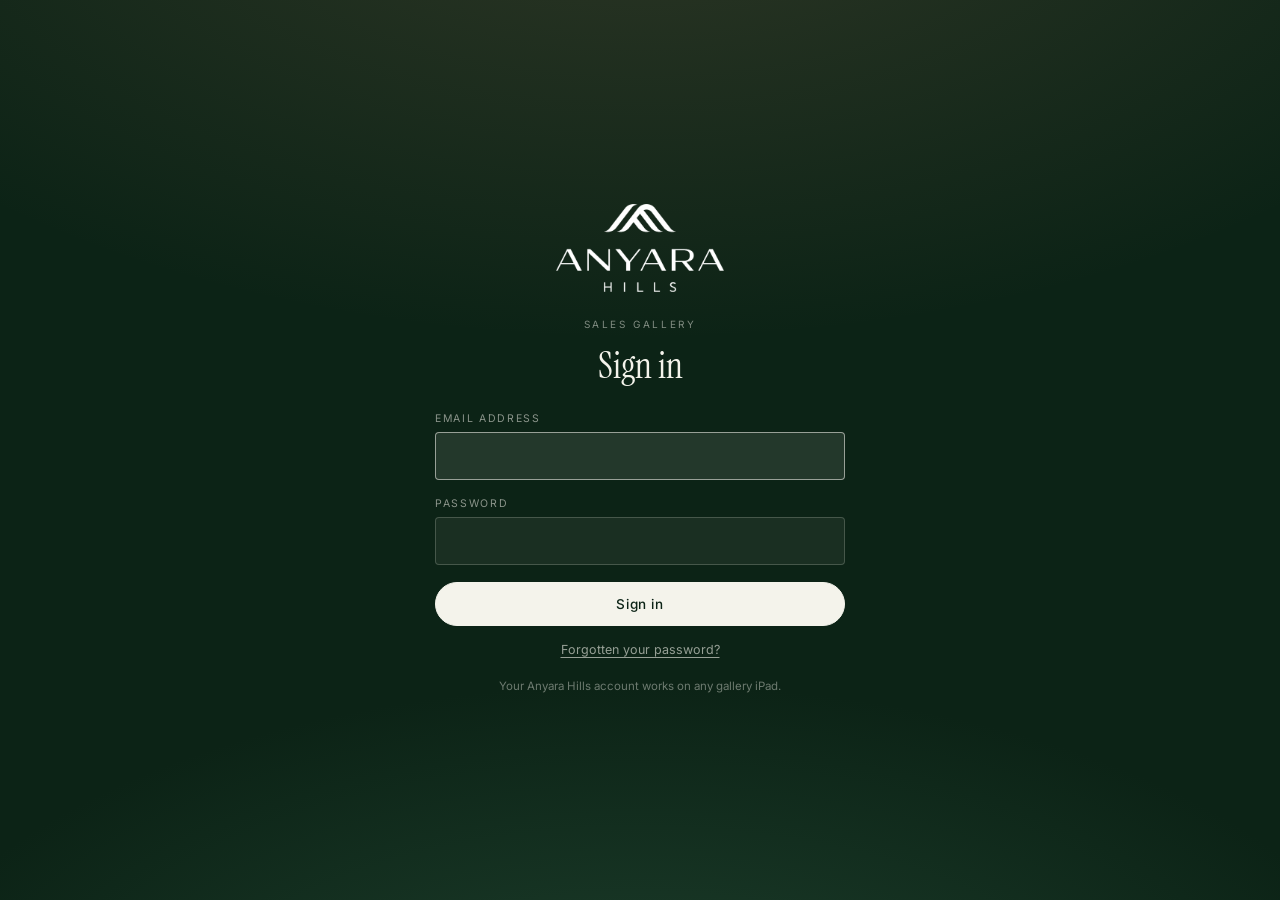
<file: index.html>
<!DOCTYPE html>
<html lang="en">
<head>
<meta charset="utf-8">
<meta name="viewport" content="width=device-width, initial-scale=1, viewport-fit=cover, maximum-scale=1, user-scalable=no">
<title>Anyara Hills — Sales Proposal</title>
<meta name="apple-mobile-web-app-capable" content="yes">
<meta name="apple-mobile-web-app-status-bar-style" content="black-translucent">
<meta name="apple-mobile-web-app-title" content="Anyara Hills">
<meta name="theme-color" content="#0c2316">
<link rel="manifest" href="manifest.webmanifest">
<link rel="apple-touch-icon" href="assets/icon-180.png">
<link rel="preconnect" href="https://fonts.googleapis.com">
<link rel="preconnect" href="https://fonts.gstatic.com" crossorigin>
<link rel="stylesheet" href="https://fonts.googleapis.com/css2?family=Instrument+Serif:ital@0;1&family=Inter:wght@300;400;500;600;700&display=swap">
<link rel="stylesheet" href="styles.css">
</head>
<body>

<!-- ============ SIGN-IN GATE ============ -->
<div class="gate" id="gate" hidden>
  <div class="gate-wash"></div>

  <form class="gate-card" id="gateSignIn" novalidate>
    <img src="assets/logo-white.png" alt="Anyara Hills" class="gate-logo">
    <p class="gate-kicker">Sales Gallery</p>
    <h1 class="gate-title">Sign in</h1>
    <label>Email address
      <input type="email" id="gEmail" autocomplete="username" inputmode="email"
             autocapitalize="none" spellcheck="false" required>
    </label>
    <label>Password
      <input type="password" id="gPass" autocomplete="current-password" required>
    </label>
    <p class="gate-err" id="gErr" hidden></p>
    <p class="gate-note" id="gNote" hidden></p>
    <button class="btn btn-primary gate-btn" type="submit" id="gSubmit">Sign in</button>
    <button type="button" class="gate-link" id="gForgot" hidden>Forgot your password?</button>
    <p class="gate-fine" id="gateModeHint">First time on this iPad? Sign in with the default password
    your sales manager gave you — you'll be asked to set your own straight away.</p>
  </form>

  <form class="gate-card" id="gateChange" hidden novalidate>
    <img src="assets/logo-white.png" alt="Anyara Hills" class="gate-logo">
    <p class="gate-kicker">Sales Gallery</p>
    <h1 class="gate-title">Choose a password</h1>
    <p class="gate-lede" id="gChangeLede">Set your own before you continue.</p>
    <label>New password
      <input type="password" id="gNew" autocomplete="new-password" required>
    </label>
    <label>Confirm new password
      <input type="password" id="gConfirm" autocomplete="new-password" required>
    </label>
    <p class="gate-err" id="gChangeErr" hidden></p>
    <button class="btn btn-primary gate-btn" type="submit" id="gChangeSubmit">Save and continue</button>
    <p class="gate-fine">At least 8 characters, mixing two of: lower case, upper case, numbers,
    symbols. Not the default, not a common password, and not built from your email address.</p>
  </form>
</div>

<div id="app">

  <!-- ============ NAV RAIL ============ -->
  <nav id="rail" aria-label="Sections">
    <div class="rail-mark">
      <img src="assets/logo-white.png" alt="Anyara Hills" class="rail-logo">
    </div>
    <div class="rail-items" id="railItems"></div>
    <button class="rail-session" id="btnSession">Session</button>
  </nav>

  <!-- ============ STAGE ============ -->
  <main id="stage">

    <!-- ---------- COVER ---------- -->
    <section class="scene cover" data-scene="cover">
      <div class="cover-wash"></div>
      <div class="cover-inner">
        <img src="assets/logo-white.png" alt="Anyara Hills" class="cover-logo">
        <p class="cover-tag">For Those Who Live The Extraordinary</p>
        <div class="cover-rule"></div>
        <p class="cover-sub">A private hillside address shaped by nature,<br>architecture and refined long-term living.</p>

        <div class="cover-guest" id="coverGuest" hidden>
          <span class="cover-guest-label">Prepared for</span>
          <span class="cover-guest-name" id="coverGuestName"></span>
          <span class="cover-guest-meta" id="coverGuestMeta"></span>
        </div>

        <button class="btn btn-primary cover-cta" data-goto="estate">Begin the Presentation</button>
        <button class="btn btn-ghost cover-alt" id="btnOpenSession">Set up this visit</button>
      </div>
      <div class="cover-foot">KHK Land · Goldhill Fortune Sdn Bhd</div>
    </section>

    <!-- ---------- THE ESTATE ---------- -->
    <section class="scene" data-scene="estate">
      <header class="scene-head">
        <span class="eyebrow">01 — The Estate</span>
        <h1>Anyar <span class="amp">+</span> Ara</h1>
        <p class="lede">The union of <em>new</em> and <em>see</em> in Malay. A luxury homestead with a modern
        approach to countryside living — an authentic refuge, made only for the refined.</p>
      </header>
      <div class="scene-body">
        <div class="stat-row">
          <div class="stat"><span class="stat-n">584</span><span class="stat-l">acres of freehold masterplan</span></div>
          <div class="stat"><span class="stat-n">428</span><span class="stat-l">individually-titled one-acre lots</span></div>
          <div class="stat"><span class="stat-n">70<i>%</i></span><span class="stat-l">open space and greenery</span></div>
          <div class="stat"><span class="stat-n">35</span><span class="stat-l">acres of private lakes, parkland and open space</span></div>
        </div>
        <div class="split">
          <div class="panel">
            <h3>Set against 230 million years</h3>
            <p>Anyara Hills rests in the foothills of Banjaran Titiwangsa — a 230-million-year-old range
            beside the world's third-oldest rainforest. The land was formerly a palm oil plantation,
            now returned to a masterplanned private estate.</p>
            <ul class="ticks">
              <li>Private lakes and waterbodies across the estate</li>
              <li>8.2 km jogging track through the parkways</li>
              <li><strong>Street and garden lighting</strong> along every parkway, jogging path
                  and garden — the estate stays lit and walkable after dark</li>
            </ul>
          </div>
          <div class="panel panel-quote">
            <blockquote>Buyers become founding members of Malaysia's most exclusive private estate network,
            where ownership delivers land, lifestyle, and influential relationships.</blockquote>
            <cite>The Anyara Founders Circle</cite>
          </div>
        </div>
      </div>
    </section>

    <!-- ---------- LOCATION ---------- -->
    <section class="scene" data-scene="location">
      <header class="scene-head">
        <span class="eyebrow">02 — Location &amp; Access</span>
        <h1>Twenty minutes from the city.<br>An age away from it.</h1>
        <p class="lede">Jalan Sungai Lalang, Semenyih — Sungai Long East. About 30 km from KLCC,
        reached via the SILK Highway, EKVE and the new Bypass Road.</p>
      </header>
      <div class="scene-body">
        <div class="timeline timeline-single">
          <div class="tl-item tl-item-future">
            <span class="tl-k">From 2028</span>
            <span class="tl-v">~20 min</span>
            <span class="tl-d">to KLCC, once the 4.2 km Bypass Road opens</span>
          </div>
        </div>
        <div class="panel panel-note">
          <h3>The New Bypass Road</h3>
          <p>A 4.2 km link approved by the authorities and constructed by our own Group. The interchange
          from the SILK Highway sits just after the Sungai Long toll, near the Twin Palm project when
          approaching from Cheras. Estimated completion: end of 2028.</p>
        </div>
        <h3 class="sec-h">Within the vicinity</h3>
        <div class="amenity-grid">
          <div class="amenity">
            <span class="am-k">Healthcare</span>
            <ul class="near">
              <li>Sungai Long Specialist Hospital<em>19 min</em></li>
              <li>KPJ Kajang Specialist Hospital<em>20 min</em></li>
              <li>Columbia Asia Hospital Cheras<em>25 min</em></li>
            </ul>
          </div>
          <div class="amenity">
            <span class="am-k">Education</span>
            <ul class="near">
              <li>University of Nottingham Malaysia<em>15 min</em></li>
              <li>UTAR Sungai Long<em>20 min</em></li>
              <li>Tenby International School<em>21 min</em></li>
              <li>Rafflesia International &amp; Private School<em>43 min</em></li>
            </ul>
          </div>
          <div class="amenity">
            <span class="am-k">Recreation</span>
            <ul class="near">
              <li>Saujana Impian Golf &amp; Country Club<em>17 min</em></li>
              <li>Kajang Hill Golf Club<em>18 min</em></li>
              <li>Broga Hill<em>20–24 min</em></li>
            </ul>
          </div>
          <div class="amenity">
            <span class="am-k">Retail</span>
            <ul class="near">
              <li>Lotus's Semenyih<em>18 min</em></li>
              <li>Setia EcoHill Walk<em>20 min</em></li>
              <li>AEON Mall Cheras Selatan<em>24 min</em></li>
            </ul>
          </div>
        </div>
        <p class="fine">Drive times are estimates from the estate gate on current routes. Several
        improve once the Bypass Road opens — Saujana Impian and KPJ Kajang by about six minutes each.</p>
      </div>
    </section>

    <!-- ---------- THE LAND ---------- -->
    <section class="scene" data-scene="land">
      <header class="scene-head">
        <span class="eyebrow">03 — The Land</span>
        <h1>One acre. Freehold.<br>Individual title.</h1>
        <p class="lede">428 lots across 584 acres — 224 in Phases 1 and 2, 104 in Phase 3 and 100 in
        Phase 4. Freehold agricultural land held under individual title — the rarest form of ownership
        at this scale near Kuala Lumpur.</p>
      </header>
      <div class="scene-body">
        <div class="split">
          <div class="panel">
            <h3>What you may build</h3>
            <p>Under the National Land Code, an agricultural title permits building on up to
            <strong>20% of the land footprint</strong>.</p>
            <div class="calc-line">
              <span>43,560 sf</span><i>×</i><span>20%</span><i>=</i><strong>8,712 sf</strong>
            </div>
            <p class="fine">Buildable footprint on a standard one-acre lot.</p>
            <ul class="ticks">
              <li>Limited to one acre per individual name, or held in a company name</li>
              <li>Title may not be converted from Agricultural to Residential, as stated in the SPA</li>
              <li>Quit rent and assessment on agricultural land are substantially lower than residential</li>
            </ul>
          </div>
          <div class="panel">
            <h3>Infrastructure, ready</h3>
            <dl class="deflist">
              <dt>Electricity</dt><dd>Ready for connection from the feeder pillar. Apply to TNB for connection and meter — up to 100A 3-phase.</dd>
              <dt>Water</dt><dd>Ready for connection. Apply to Air Selangor for the meter.</dd>
              <dt>Sewerage</dt><dd>Purchaser installs their own septic tank.</dd>
              <dt>Roads &amp; drainage</dt><dd>Constructed by the Developer.</dd>
              <dt>Lighting</dt><dd>Street and garden lighting along parkways and jogging paths, installed by the Developer.</dd>
            </dl>
            <p class="fine">The land is naturally stable and required no soil treatment before
            building — a hillside that was sound to begin with.</p>
          </div>
        </div>
      </div>
    </section>

    <!-- ---------- SECURITY ---------- -->
    <section class="scene" data-scene="security">
      <header class="scene-head">
        <span class="eyebrow">04 — Security</span>
        <h1>Privacy, engineered.</h1>
        <p class="lede">Designed by GDSS Systems Sdn Bhd — consultants to Malaysia's first gated community,
        Sierramas, and to Desa Park City. GDSS has twice been appointed to upgrade KLCC car park and
        common area security.</p>
      </header>
      <div class="scene-body">
        <div class="feature-grid">
          <div class="feature"><span class="f-n">12 ft</span><p>Double security wall with electric fencing</p></div>
          <div class="feature"><span class="f-n">200+</span><p>CCTV cameras across the estate</p></div>
          <div class="feature"><span class="f-n">24 / 7</span><p>Armed guards at the main entrance, and patrolling</p></div>
          <div class="feature"><span class="f-n">3 + 1</span><p>A guardhouse for each phase, plus the main guardhouse</p></div>
          <div class="feature"><span class="f-n">Drone</span><p>Autonomous drone patrolling system</p></div>
          <div class="feature"><span class="f-n">VMS</span><p>Visitor management system, with QR verification at the gate</p></div>
        </div>
      </div>
    </section>

    <!-- ---------- LIFESTYLE HUB ---------- -->
    <section class="scene" data-scene="lifestyle">
      <header class="scene-head">
        <span class="eyebrow">05 — The Anyara Lifestyle Hub</span>
        <h1>Ten acres, at the centre of it.</h1>
        <p class="lede">A commercial lifestyle hub with a natural hot spring spa, restaurant and café,
        residents' lounge, event hall, gym, pools, a tennis court, a pickleball court and a children's
        playground. Estimated completion: end of 2027.</p>
      </header>
      <div class="scene-body">
        <div class="split">
          <div class="panel panel-accent">
            <h3>Exclusive to owners</h3>
            <ul class="ticks">
              <li>Residents' Lounge</li>
              <li>Meeting Room</li>
              <li>Games Room</li>
              <li>Reading Room</li>
            </ul>
          </div>
          <div class="panel">
            <h3>Shared with owners' guests</h3>
            <ul class="ticks">
              <li>Swimming Pool</li>
              <li>Kids' Pool</li>
              <li>Gym</li>
              <li>Tennis Court</li>
              <li>Pickleball Court</li>
              <li>Children's Playground</li>
            </ul>
            <p class="fine">The restaurant, wellness centre and event hall are open to owners'
            guests. The residents' lounge remains exclusive to owners.</p>
          </div>
        </div>
        <h3 class="sec-h">Bespoke services</h3>
        <div class="chip-row">
          <span class="chip">Private butler</span>
          <span class="chip">Chauffeur</span>
          <span class="chip">Private chef</span>
          <span class="chip">Housekeeping</span>
          <span class="chip">Gardening craftsmen</span>
          <span class="chip">Vellfire shuttle</span>
          <span class="chip">Natural hot spring spa</span>
          <span class="chip">Private helipad</span>
          <span class="chip">Spa pavilion</span>
        </div>
      </div>
    </section>

    <!-- ---------- GALLERY ---------- -->
    <section class="scene" data-scene="gallery">
      <header class="scene-head">
        <span class="eyebrow">06 — The Gallery</span>
        <h1>See it for yourself.</h1>
        <p class="lede">The estate, the architecture and the life it is built for.</p>
      </header>
      <div class="scene-body">
        <div id="galleryAlbums"></div>
        <p class="fine" id="galleryEmpty" hidden>No photographs have been added yet. Your admin can
        upload them from the Pricing Admin console.</p>
      </div>
    </section>

    <!-- ---------- OWNERSHIP ---------- -->
    <section class="scene" data-scene="ownership">
      <header class="scene-head">
        <span class="eyebrow">07 — Ownership</span>
        <h1>What ownership involves.</h1>
        <p class="lede">Clear, stated terms — the questions guests ask most often, answered plainly.</p>
      </header>
      <div class="scene-body">
        <div class="own-grid">
          <div class="own"><span class="own-k">Maintenance fee</span><span class="own-v">≈ RM 0.046 psf</span><p>Charged on lot size. Covers common-area landscaping, roads, drainage, street lighting, the lake, perimeter wall and security services.</p></div>
          <div class="own"><span class="own-k">Operator charge</span><span class="own-v">≈ RM 500 / month</span><p>For The Anyara Lifestyle Hub, payable monthly to the Developer.</p></div>
          <div class="own"><span class="own-k">Quit rent &amp; assessment</span><span class="own-v">&lt; RM 15,000</span><p>Total currently paid across the full 584 acres — agricultural rates sit far below residential.</p></div>
          <div class="own"><span class="own-k">Completion</span><span class="own-v">24 – 36 months</span><p>Expected completion and handover, as per the Sale and Purchase Agreement.</p></div>
        </div>
        <div class="panel panel-note">
          <h3>After sales, we stay involved</h3>
          <p>The Developer assists purchasers with the design, submission and construction of their dwelling;
          with the design, planting and maintenance of their farm or garden; and with housekeeping and butler
          services along the lines set out in the sales kit.</p>
        </div>
      </div>
    </section>

    <!-- ---------- DISCOVERY ---------- -->
    <section class="scene scene-tool" data-scene="discovery">
      <header class="scene-head">
        <span class="eyebrow">Advisor tool</span>
        <h1>Conversation</h1>
        <p class="lede">Pick one or two questions per stage. After they answer, go deeper before you move on.</p>
      </header>
      <div class="scene-body">
        <div class="disc-expanders">
          <span class="disc-exp-label">Expanders</span>
          <span>“That's interesting — could you tell me a little more?”</span>
          <span>“What makes you say that?”</span>
          <span>“That's a great point.” <i>(pause)</i> “Could you share a little more?”</span>
          <span>“I'd love to understand your perspective better.”</span>
        </div>
        <div id="discoveryStages"></div>
        <div class="panel notes-panel">
          <h3>Notes from this visit</h3>
          <textarea id="visitNotes" rows="5" placeholder="What matters to them — privacy, family, legacy, the view. Capture it in their words."></textarea>
          <p class="fine">Saved automatically on this iPad.</p>
        </div>
      </div>
    </section>

    <!-- ---------- PROPOSAL BUILDER ---------- -->
    <section class="scene scene-tool" data-scene="builder">
      <header class="scene-head">
        <span class="eyebrow">Advisor tool</span>
        <h1>Build the proposal</h1>
        <p class="lede">Enter the lot and the terms in force today. Everything else is calculated.</p>
      </header>
      <div class="scene-body">
        <div class="warn">
          <strong>Confirm before you quote.</strong> Package figures change. Always verify the current
          entitlement, rate and margin of finance with your sales manager before presenting them to a guest.
        </div>

        <div class="form-grid">
          <fieldset class="fs">
            <legend>The guest</legend>
            <label>Prepared for<input type="text" id="fGuest" placeholder="Guest name"></label>
            <label>Anyara Hills Advisor<input type="text" id="fAdvisor" placeholder="Your name"></label>
            <label>Date of visit<input type="date" id="fDate"></label>
          </fieldset>

          <fieldset class="fs">
            <legend>The lot</legend>
            <label class="lot-pick" id="lotPickWrap" hidden>Choose a lot
              <select id="fLotPick">
                <option value="">— type the figures manually —</option>
              </select>
            </label>
            <p class="lot-status" id="lotStatus" hidden></p>
            <label class="ro">Phase<output id="oPhase">—</output></label>
            <label>Lot number<input type="text" id="fLot" placeholder="e.g. 036"></label>
            <!-- text + inputmode, not type=number: a number field cannot display
                 thousand separators. app.js formats these on blur. -->
            <label>Area (sq ft)<input type="text" id="fSf" inputmode="decimal" class="js-num" placeholder="43,953"></label>
            <label class="ro">Area (acre)<output id="oAcres">—</output></label>
          </fieldset>

          <fieldset class="fs">
            <legend>Pricing</legend>
            <label>List price (RM)<input type="text" id="fList" inputmode="decimal" class="js-num" placeholder="6,043,750"></label>
            <label class="ro">List price psf<output id="oListPsf">—</output></label>

            <label class="tick">
              <input type="checkbox" id="fPrivilegeOn" checked>
              <span>Apply Anyara Privilege Entitlement</span>
            </label>
            <label class="indent">Anyara Privilege Entitlement (RM)<input type="text" id="fPrivilege" inputmode="decimal" class="js-num" placeholder="1,808,750"></label>

            <label class="tick">
              <input type="checkbox" id="fSpecialOn">
              <span>Apply special discount</span>
            </label>
            <label class="indent">Special discount (RM)<input type="text" id="fSpecial" inputmode="decimal" class="js-num" placeholder="600,000"></label>

            <label class="ro">SPA price<output id="oNett">—</output></label>
            <p class="warn-inline" id="nettWarning" hidden></p>
            <label class="ro">SPA price psf<output id="oPsf">—</output></label>
          </fieldset>

          <fieldset class="fs">
            <legend>Bank financing illustration</legend>
            <label>Margin of finance (%)<input type="number" id="fMof" inputmode="decimal" value="60" step="1"></label>
            <label>Interest rate (% p.a.)<input type="number" id="fRate" inputmode="decimal" value="3.5" step="0.05"></label>
            <label>Tenure (years)<input type="number" id="fTenure" inputmode="numeric" value="30" step="1"></label>
            <label class="ro">Loan quantum<output id="oLoan">—</output></label>
            <label class="ro">Down payment<output id="oDown">—</output></label>
            <label class="ro accent">Indicative monthly instalment<output id="oMonthly">—</output></label>
          </fieldset>

          <fieldset class="fs fs-wide">
            <legend>Sanctuary privileges</legend>
            <div id="privRows"></div>
            <button type="button" class="btn btn-ghost btn-sm" id="btnAddPriv">+ Add a privilege</button>
          </fieldset>

          <fieldset class="fs fs-wide">
            <legend>Validity</legend>
            <label class="inline-lab">Valid for
              <input type="number" id="fValidWeeks" value="2" min="1" step="1" class="tiny"> weeks from the date of visit
            </label>
            <label class="ro">Expires<output id="oExpiry">—</output></label>
          </fieldset>
        </div>

        <div class="builder-actions">
          <button class="btn btn-primary" data-goto="proposal">Present the Proposal</button>
          <button class="btn btn-ghost" id="btnClearLot">Clear lot &amp; pricing</button>
        </div>
      </div>
    </section>

    <!-- ---------- PROPOSAL ---------- -->
    <section class="scene scene-proposal" data-scene="proposal">
      <div class="proposal-toolbar no-print">
        <button class="btn btn-ghost btn-sm" data-goto="builder">← Edit</button>
        <button class="btn btn-primary btn-sm" id="btnPrint">Print / Save as PDF</button>
      </div>

      <article class="doc" id="proposalDoc">
        <header class="doc-head">
          <img src="assets/logo-black.png" alt="Anyara Hills" class="doc-logo">
          <p class="doc-kicker">P R I V A T E &nbsp; S A N C T U A R Y</p>
          <h1 class="doc-title">Sales Package Proposal</h1>
          <p class="doc-sub">Prepared exclusively for your consideration</p>
        </header>

        <section class="doc-block">
          <h2>Your lot &amp; pricing</h2>
          <table class="doc-table doc-table-kv">
            <tbody>
              <tr><th>Phase</th><td id="pPhase">—</td></tr>
              <tr><th>Lot Number</th><td id="pLot">—</td></tr>
              <tr><th>Area (Acre)</th><td id="pAcre">—</td></tr>
              <tr><th>Area (sq ft)</th><td id="pSf">—</td></tr>
              <tr><th>List Price</th><td id="pList">—</td></tr>
              <tr><th>List Price PSF</th><td id="pListPsf">—</td></tr>
              <tr class="is-credit" id="pPrivRow"><th>Anyara Privilege Entitlement</th><td id="pPriv">—</td></tr>
              <tr class="is-credit" id="pSpecialRow"><th>Special Discount</th><td id="pSpecial">—</td></tr>
              <tr class="is-total"><th>SPA Price</th><td id="pNett">—</td></tr>
              <tr><th>SPA Price PSF</th><td id="pPsf">—</td></tr>
            </tbody>
          </table>
        </section>

        <section class="doc-block">
          <h2>Your sanctuary privileges</h2>
          <table class="doc-table">
            <thead><tr><th>Privilege</th><th>Detail</th><th class="ta-r">Value</th></tr></thead>
            <tbody id="pPrivBody"></tbody>
          </table>
          <p class="doc-fine">* Terms and conditions apply. The maintenance value is the total waived across the full 10-year period.</p>
        </section>

        <section class="doc-block">
          <h2>Indicative monthly instalment</h2>
          <p class="doc-lead">Based on panel bank financing, subject to your eligibility and bank approval.</p>
          <table class="doc-table doc-table-kv">
            <tbody>
              <tr><th id="pLoanLabel">Loan Quantum</th><td id="pLoan">—</td></tr>
              <tr><th id="pDownLabel">Down Payment</th><td id="pDown">—</td></tr>
              <tr><th>Interest Rate</th><td id="pRate">—</td></tr>
              <tr><th>Loan Tenure</th><td id="pTenure">—</td></tr>
              <tr class="is-total"><th>Indicative Monthly Instalment</th><td id="pMonthly">—</td></tr>
            </tbody>
          </table>
          <p class="doc-fine">Indicative only, on a standard amortising schedule. Your margin of finance, rate and approved loan quantum are subject to the panel bank’s assessment.</p>
        </section>

        <section class="doc-block doc-validity">
          <h2>Proposal validity</h2>
          <p id="pValidity">—</p>
        </section>

        <footer class="doc-foot">
          <div>
            <strong>Anyara Hills</strong><br>
            KHK Land, Ground Floor, Tower 1, Avenue 3, The Horizon,<br>
            Bangsar South, No 8 Jalan Kerinchi, 59200 Kuala Lumpur
          </div>
          <div class="ta-r">
            <span id="pAdvisorName"></span>
            <span id="pAdvisorPhone"></span>
            anyarahills.com<br>
            <span class="doc-dev">Developed by KHK Land, under Goldhill Fortune Sdn Bhd</span>
          </div>
          <p class="doc-disclaimer"><strong>Disclaimer:</strong> All information, pricing and
          packages set out above are indicative and subject to change, modification or withdrawal
          at any time at the sole discretion of Anyara Hills management. This document does not
          constitute a booking, reservation, or offer capable of acceptance, and confers no rights
          until a formal Sale and Purchase Agreement is executed and deposit received. Figures are
          valid for the period stated under Proposal Validity.</p>
        </footer>
      </article>
    </section>

    <!-- ---------- FAQ ---------- -->
    <section class="scene scene-tool" data-scene="faq">
      <header class="scene-head">
        <span class="eyebrow">Advisor reference</span>
        <h1>Questions</h1>
        <p class="lede">Never guess at figures. If it isn't here, confirm and follow up.</p>
      </header>
      <div class="scene-body">
        <input type="search" id="faqSearch" class="faq-search" placeholder="Search — tenure, security, maintenance, hub…">
        <div id="faqList"></div>
        <div class="panel panel-note">
          <h3>When they ask, in the room</h3>
          <dl class="qa" id="qaList"></dl>
        </div>
      </div>
    </section>

  </main>
</div>

<!-- ============ LIGHTBOX ============ -->
<div class="lightbox" id="lightbox" hidden>
  <button class="lb-close" id="lbClose" aria-label="Close">×</button>
  <button class="lb-nav lb-prev" id="lbPrev" aria-label="Previous">‹</button>
  <img class="lb-img" id="lbImg" alt="">
  <button class="lb-nav lb-next" id="lbNext" aria-label="Next">›</button>
  <p class="lb-caption" id="lbCaption"></p>
</div>

<!-- ============ SESSION SHEET ============ -->
<div class="sheet-scrim" id="sheetScrim" hidden></div>
<aside class="sheet" id="sheet" hidden aria-label="Visit session">
  <h2>This visit</h2>
  <label>Guest name<input type="text" id="sGuest" placeholder="Guest name"></label>
  <label>Advisor<input type="text" id="sAdvisor" placeholder="Your name"></label>
  <label>Date of visit<input type="date" id="sDate"></label>
  <div class="sheet-actions">
    <button class="btn btn-primary" id="btnSheetDone">Done</button>
    <button class="btn btn-danger-ghost" id="btnNewVisit">Start a new visit</button>
  </div>
  <p class="fine">Everything is stored on this iPad only. Starting a new visit clears the guest,
  the notes and the lot pricing.</p>

  <div class="sheet-account">
    <span class="sheet-account-k">Signed in as</span>
    <span class="sheet-account-v" id="sessionWho">—</span>
    <label class="sheet-phone" id="sPhoneWrap" hidden>Your contact number
      <input type="tel" id="sPhone" inputmode="tel" placeholder="+60 12 345 6789">
    </label>
    <p class="fine" id="sPhoneNote" hidden>Printed on the proposals you produce, in place of the
    gallery number. Saved to your account, so it follows you to any iPad.</p>
    <button class="btn btn-ghost btn-sm" id="btnSignOut" hidden>Sign out</button>
    <p class="sheet-version">App version <span id="appVersion">checking…</span></p>
  </div>
</aside>

<script src="vendor/supabase.js"></script>
<script src="config.js"></script>
<script src="lots.js"></script>
<script src="data.js"></script>
<script src="auth.js"></script>
<script src="app.js"></script>
</body>
</html>
</file>
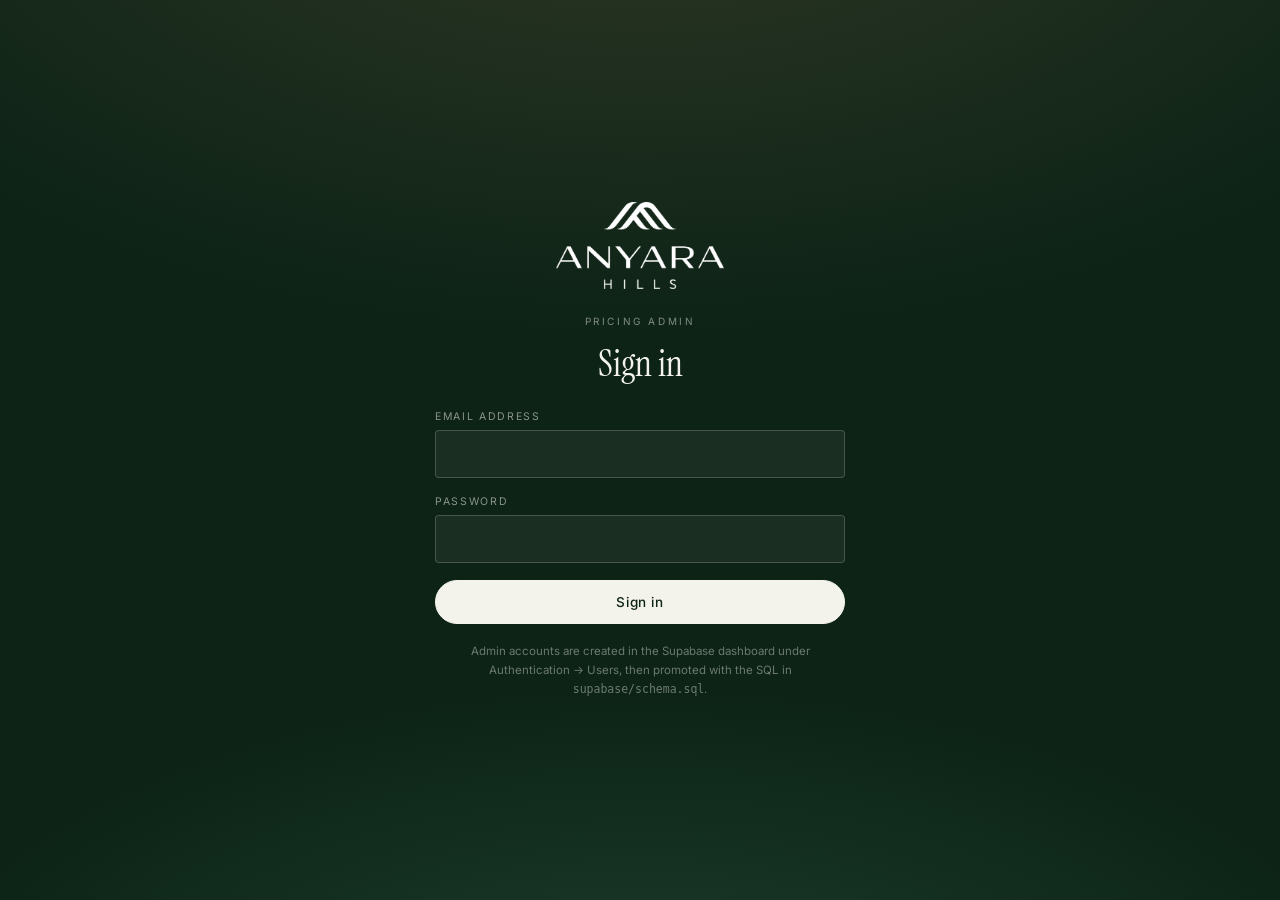
<file: admin/index.html>
<!DOCTYPE html>
<html lang="en">
<head>
<meta charset="utf-8">
<meta name="viewport" content="width=device-width, initial-scale=1">
<title>Anyara Hills — Pricing Admin</title>
<meta name="theme-color" content="#0c2316">
<meta name="apple-mobile-web-app-capable" content="yes">
<meta name="apple-mobile-web-app-status-bar-style" content="default">
<meta name="apple-mobile-web-app-title" content="Anyara Admin">
<link rel="manifest" href="manifest.webmanifest">
<link rel="apple-touch-icon" href="../assets/icon-admin-180.png">
<link rel="preconnect" href="https://fonts.googleapis.com">
<link rel="preconnect" href="https://fonts.gstatic.com" crossorigin>
<link rel="stylesheet" href="https://fonts.googleapis.com/css2?family=Instrument+Serif:ital@0;1&family=Inter:wght@300;400;500;600;700&display=swap">
<link rel="stylesheet" href="../styles.css">
<link rel="stylesheet" href="admin.css">
</head>
<body class="admin-body">

<!-- ===================== sign in ===================== -->
<div class="gate" id="adminGate" hidden>
  <div class="gate-wash"></div>
  <form class="gate-card" id="adminSignIn" novalidate>
    <img src="../assets/logo-white.png" alt="Anyara Hills" class="gate-logo">
    <p class="gate-kicker">Pricing Admin</p>
    <h1 class="gate-title">Sign in</h1>
    <label>Email address
      <input type="email" id="aEmail" autocomplete="username" inputmode="email"
             autocapitalize="none" spellcheck="false" required>
    </label>
    <label>Password
      <input type="password" id="aPass" autocomplete="current-password" required>
    </label>
    <p class="gate-err" id="aErr" hidden></p>
    <button class="btn btn-primary gate-btn" type="submit" id="aSubmit">Sign in</button>
    <p class="gate-fine">Admin accounts are created in the Supabase dashboard under
    Authentication → Users, then promoted with the SQL in <code>supabase/schema.sql</code>.</p>
  </form>
</div>

<!-- ===================== console ===================== -->
<div class="admin" id="adminApp" hidden>

  <header class="admin-head">
    <div class="admin-brand">
      <img src="../assets/logo-white.png" alt="Anyara Hills" class="admin-logo">
      <span class="admin-title">Pricing Admin</span>
    </div>
    <div class="admin-who">
      <span id="adminWho">—</span>
      <button class="btn btn-ghost btn-sm" id="btnAdminSignOut">Sign out</button>
    </div>
  </header>

  <main class="admin-main">

    <!-- ---------- upload ---------- -->
    <section class="card">
      <h2>Upload the price list</h2>
      <p class="card-lede">An Excel (<code>.xlsx</code>, <code>.xls</code>) or CSV file. The first
      row must be the column headings. Lot numbers already in the system are updated; new ones are
      added. Nothing is written until you review the summary and confirm.</p>

      <div class="cols-help">
        <table class="mini">
          <thead><tr><th>Column</th><th>Required</th><th>Notes</th></tr></thead>
          <tbody>
            <tr><td><code>Lot Number</code></td><td>Yes</td><td>Unique. Also accepts <code>Lot</code>, <code>Lot No</code>.</td></tr>
            <tr><td><code>Area (SQFT)</code></td><td>Yes</td><td>Square feet. Also <code>Size</code>, <code>SF</code>, <code>Land Size</code>.</td></tr>
            <tr><td><code>LIST PRICE (RM)</code></td><td>Yes</td><td>Ringgit. Also <code>Price</code>, <code>List Price</code>.</td></tr>
            <tr><td><code>SPA PRICE (RM)</code></td><td>Either</td><td>The nett price. Privilege is worked out as list − SPA.</td></tr>
            <tr><td><code>Privilege</code></td><td>Either</td><td>Entitlement/discount, if your sheet states it directly instead of an SPA price.</td></tr>
            <tr><td><code>Phase</code></td><td>No</td><td>Free text.</td></tr>
            <tr><td><code>Category</code></td><td>No</td><td>Signature, Premium, Private — free text.</td></tr>
            <tr><td><code>Notes</code></td><td>No</td><td>Free text.</td></tr>
          </tbody>
        </table>
        <p class="card-fine">The acre figure and both price-psf figures are worked out from the area
        and the prices, so <code>Area (Acre)</code>, <code>LIST PRICE PSF</code> and
        <code>SPA PRICE PSF</code> columns are ignored if present — no need to remove them.
        <a href="../docs/pricing-template.csv" download>Download a template</a>.</p>
        <p class="card-fine"><strong>Revision sheets:</strong> if the file carries both the superseded
        and the revised prices under the same heading, the mapping below shows which column was picked
        and lets you change it. Always check it before publishing.</p>
      </div>

      <div class="drop" id="drop">
        <!-- MIME types as well as extensions: iOS greys out files otherwise -->
        <input type="file" id="file" hidden
               accept=".xlsx,.xls,.csv,application/vnd.openxmlformats-officedocument.spreadsheetml.sheet,application/vnd.ms-excel,text/csv,text/comma-separated-values">
        <button class="btn btn-primary" type="button" id="btnPick">Choose a file</button>
        <span class="drop-or">or drag it here</span>
        <span class="drop-name" id="dropName"></span>
      </div>

      <label class="sheet-pick" id="sheetWrap" hidden>Sheet
        <select id="sheetSelect"></select>
      </label>

      <div id="parseMsg"></div>

      <div id="mapperWrap" hidden>
        <h3 class="map-title">Column mapping</h3>
        <div id="mapper"></div>
      </div>

      <div id="preview" hidden>
        <div class="summary" id="summary"></div>
        <div id="issues"></div>
        <div class="table-scroll">
          <table class="data" id="previewTable"></table>
        </div>
        <div class="admin-actions">
          <button class="btn btn-primary" id="btnPublish">Publish to the app</button>
          <button class="btn btn-ghost" id="btnCancel">Cancel</button>
        </div>
      </div>
    </section>

    <!-- ---------- current ---------- -->
    <section class="card">
      <div class="card-head">
        <h2>Current price list</h2>
        <div class="card-head-actions">
          <input type="search" id="lotSearch" class="faq-search admin-search" placeholder="Search lot no…">
          <button class="btn btn-ghost btn-sm" id="btnRefresh">Refresh</button>
        </div>
      </div>
      <p class="card-lede" id="lotsMeta">Loading…</p>
      <div class="table-scroll">
        <table class="data" id="lotsTable"></table>
      </div>
    </section>

    <!-- ---------- conversation questions ---------- -->
    <section class="card">
      <div class="card-head">
        <h2>Conversation questions</h2>
        <div class="card-head-actions">
          <span class="save-state" id="talkState"></span>
          <button class="btn btn-ghost btn-sm" id="btnTalkReload">Reload</button>
        </div>
      </div>
      <p class="card-lede">What advisors see under <strong>Talk</strong> in the sales app. Edits save
      as soon as you move off a field. Advisors pick these up the next time their iPad is online.</p>

      <div id="talkMsg"></div>
      <div id="talkStages"></div>

      <div class="admin-actions">
        <button class="btn btn-ghost btn-sm" id="btnAddStage">+ Add a stage</button>
      </div>
    </section>

    <!-- ---------- FAQ ---------- -->
    <section class="card">
      <div class="card-head">
        <h2>FAQ</h2>
        <div class="card-head-actions">
          <span class="save-state" id="faqState"></span>
          <button class="btn btn-ghost btn-sm" id="btnFaqReload">Reload</button>
        </div>
      </div>
      <p class="card-lede">What advisors see under <strong>FAQ</strong> in the sales app, and what
      they read out to guests. Edits save as soon as you move off a field.</p>

      <div id="faqMsg"></div>
      <div id="faqGroups"></div>

      <div class="admin-actions">
        <button class="btn btn-ghost btn-sm" id="btnAddFaqCategory">+ Add a category</button>
      </div>
    </section>

    <!-- ---------- gallery ---------- -->
    <section class="card">
      <div class="card-head">
        <h2>Gallery photos</h2>
        <div class="card-head-actions">
          <span class="save-state" id="galState"></span>
          <button class="btn btn-ghost btn-sm" id="btnGalReload">Reload</button>
        </div>
      </div>
      <p class="card-lede">What advisors see under <strong>Gallery</strong> in the sales app. Photos
      are resized in the browser before upload, so you can drop in originals straight from a camera
      or phone.</p>

      <div class="gal-upload">
        <label class="gal-album-pick">Album
          <input type="text" id="galAlbum" list="galAlbums" placeholder="The Estate">
          <datalist id="galAlbums"></datalist>
        </label>
        <input type="file" id="galFiles" accept="image/*" multiple hidden>
        <button class="btn btn-primary" type="button" id="btnGalPick">Choose photos</button>
        <span class="drop-or">or drag them here</span>
      </div>

      <div id="galMsg"></div>
      <div class="gal-progress" id="galProgress" hidden></div>

      <div id="galAlbumsWrap"></div>
    </section>

    <!-- ---------- history ---------- -->
    <section class="card">
      <h2>Import history</h2>
      <div class="table-scroll">
        <table class="data" id="importsTable"></table>
      </div>
    </section>

  </main>
</div>

<div class="setup-warning" id="setupWarning" hidden>
  <h1>Not connected yet</h1>
  <p>Open <code>config.js</code> and fill in <code>SUPABASE_URL</code> and
  <code>SUPABASE_ANON_KEY</code> from your Supabase project
  (Project Settings → Data API), then run <code>supabase/schema.sql</code> in the SQL Editor.</p>
  <p class="setup-fine">Full steps are in the README under “Backend setup”.</p>
</div>

<script src="../vendor/supabase.js"></script>
<script src="../vendor/xlsx.js"></script>
<script src="../config.js"></script>
<script src="../lots.js"></script>
<script src="admin.js"></script>
<script src="talk.js"></script>
<script src="faq.js"></script>
<script src="gallery.js"></script>
</body>
</html>
</file>
<file: styles.css>
/* ==========================================================================
   Anyara Hills — Sales Proposal
   Palette and type per the Anyara Hills Brand Guidelines:
   Hillside Green #0c2316 · Estate Ivory #f4f3eb · Instrument Serif + Inter
   ========================================================================== */

:root{
  --green:#0c2316;
  --green-2:#163524;
  --green-3:#28503a;
  --ivory:#f4f3eb;
  --ivory-2:#eae8dc;
  --sand:#c9c0ac;
  --stone:#8c8674;
  --clay:#a2795a;
  --ink:#1a1a17;
  --line:rgba(12,35,22,.14);
  --line-soft:rgba(12,35,22,.08);
  --rail-w:104px;
  --serif:"Instrument Serif",Georgia,"Times New Roman",serif;
  --sans:"Inter",-apple-system,BlinkMacSystemFont,"Segoe UI",Helvetica,Arial,sans-serif;
  --ease:cubic-bezier(.4,.14,.3,1);
}

*{box-sizing:border-box}
html,body{height:100%;margin:0;padding:0}
html{-webkit-text-size-adjust:100%}
body{
  font-family:var(--sans);
  font-weight:400;
  color:var(--ink);
  background:var(--ivory);
  -webkit-font-smoothing:antialiased;
  overscroll-behavior:none;
}
img{max-width:100%;display:block}
[hidden]{display:none!important}
button{font:inherit;color:inherit}

/* ---------- shell ---------- */
#app{
  display:flex;
  height:100vh;
  height:100dvh;
  overflow:hidden;
}

/* ---------- nav rail ---------- */
#rail{
  width:var(--rail-w);
  flex:0 0 var(--rail-w);
  background:var(--green);
  color:var(--ivory);
  display:flex;
  flex-direction:column;
  align-items:center;
  padding:22px 10px calc(18px + env(safe-area-inset-bottom));
  padding-left:calc(10px + env(safe-area-inset-left));
  gap:14px;
}
.rail-mark{padding:4px 0 12px}
.rail-logo{width:52px;opacity:.94}
.rail-items{
  flex:1;
  width:100%;
  display:flex;
  flex-direction:column;
  gap:2px;
  overflow-y:auto;
  scrollbar-width:none;
}
.rail-items::-webkit-scrollbar{display:none}
.rail-btn{
  appearance:none;border:0;background:transparent;
  width:100%;padding:9px 6px;border-radius:9px;
  display:flex;flex-direction:column;align-items:center;gap:3px;
  color:rgba(244,243,235,.52);
  cursor:pointer;
  transition:background .18s var(--ease),color .18s var(--ease);
  -webkit-tap-highlight-color:transparent;
}
.rail-btn .rb-num{
  font-size:9px;letter-spacing:.14em;font-weight:500;
  font-variant-numeric:tabular-nums;opacity:.75;min-height:11px;
}
.rail-btn .rb-lab{font-size:11.5px;letter-spacing:.03em;font-weight:500}
.rail-btn:hover{color:rgba(244,243,235,.85)}
.rail-btn.is-active{background:rgba(244,243,235,.11);color:var(--ivory)}
.rail-btn.is-tool .rb-lab{font-style:italic;font-family:var(--serif);font-size:14px;letter-spacing:.02em}
.rail-sep{height:1px;background:rgba(244,243,235,.16);margin:9px 12px}
.rail-session{
  appearance:none;border:1px solid rgba(244,243,235,.26);background:transparent;
  color:rgba(244,243,235,.8);border-radius:999px;
  padding:7px 13px;font-size:11px;letter-spacing:.08em;text-transform:uppercase;
  cursor:pointer;transition:background .18s var(--ease);
}
.rail-session:hover{background:rgba(244,243,235,.1)}

/* ---------- stage ---------- */
#stage{
  flex:1;
  position:relative;
  overflow:hidden;
  background:var(--ivory);
}
.scene{
  position:absolute;inset:0;
  overflow-y:auto;
  -webkit-overflow-scrolling:touch;
  padding:clamp(38px,5.4vh,62px) clamp(40px,5vw,84px) 76px;
  padding-right:calc(clamp(40px,5vw,84px) + env(safe-area-inset-right));
  opacity:0;visibility:hidden;
  transform:translateY(12px);
  transition:opacity .42s var(--ease),transform .42s var(--ease),visibility .42s;
}
.scene.is-active{opacity:1;visibility:visible;transform:none}

/* ---------- type ---------- */
.eyebrow{
  display:block;
  font-size:11px;letter-spacing:.2em;text-transform:uppercase;
  font-weight:500;color:var(--stone);margin-bottom:16px;
}
.scene-head h1{
  font-family:var(--serif);
  font-weight:400;
  font-size:clamp(40px,5.4vw,68px);
  line-height:1.04;
  letter-spacing:-.012em;
  margin:0 0 18px;
  color:var(--green);
}
.scene-head h1 .amp{color:var(--clay);font-style:italic}
.lede{
  font-size:clamp(15.5px,1.55vw,18px);
  line-height:1.62;
  font-weight:300;
  color:#3d443c;
  max-width:62ch;
  margin:0;
}
.lede em{font-family:var(--serif);font-style:italic;font-size:1.1em;color:var(--green)}
.scene-head{max-width:1080px;margin-bottom:clamp(30px,4.4vh,50px)}
.scene-body{max-width:1180px}
.sec-h{
  font-family:var(--serif);font-weight:400;
  font-size:26px;color:var(--green);
  margin:44px 0 18px;
}
h3{font-family:var(--serif);font-weight:400;font-size:22px;color:var(--green);margin:0 0 12px;letter-spacing:-.005em}
p{margin:0 0 14px;line-height:1.66}
.fine{font-size:12.5px;color:var(--stone);line-height:1.6;margin:10px 0 0}

/* ---------- cover ---------- */
.cover{
  display:flex;flex-direction:column;
  align-items:center;justify-content:center;
  text-align:center;
  background:var(--green);
  padding:0;
}
.cover-wash{
  position:absolute;inset:0;
  background:
    radial-gradient(120% 90% at 50% -18%,rgba(162,121,90,.24),transparent 62%),
    radial-gradient(100% 70% at 50% 118%,rgba(40,80,58,.65),transparent 60%);
  pointer-events:none;
}
.cover-inner{position:relative;padding:0 40px;max-width:640px}
.cover-logo{
  width:min(238px,44vw);margin:0 auto 30px;
}
.cover-tag{
  font-family:var(--serif);font-style:italic;
  font-size:clamp(21px,2.5vw,29px);
  color:var(--ivory);margin:0 0 22px;letter-spacing:.005em;
}
.cover-rule{width:52px;height:1px;background:rgba(244,243,235,.42);margin:0 auto 22px}
.cover-sub{
  font-size:14.5px;font-weight:300;line-height:1.8;
  color:rgba(244,243,235,.7);margin:0 0 38px;
}
.cover-guest{
  display:flex;flex-direction:column;gap:5px;
  padding:20px 26px;margin:0 auto 32px;
  border:1px solid rgba(244,243,235,.2);
  border-radius:3px;
  max-width:400px;
}
.cover-guest-label{font-size:10px;letter-spacing:.22em;text-transform:uppercase;color:rgba(244,243,235,.5)}
.cover-guest-name{font-family:var(--serif);font-size:27px;color:var(--ivory);line-height:1.2}
.cover-guest-meta{font-size:12px;color:rgba(244,243,235,.55)}
.cover-cta{margin-bottom:12px}
.cover-alt{display:block;margin:0 auto}
.cover-foot{
  position:absolute;bottom:calc(24px + env(safe-area-inset-bottom));
  font-size:10.5px;letter-spacing:.2em;text-transform:uppercase;
  color:rgba(244,243,235,.36);
}

/* ---------- buttons ---------- */
.btn{
  appearance:none;cursor:pointer;
  border-radius:999px;
  padding:13px 30px;
  font-size:13.5px;font-weight:500;letter-spacing:.045em;
  transition:background .2s var(--ease),color .2s var(--ease),border-color .2s var(--ease);
  -webkit-tap-highlight-color:transparent;
}
.btn-primary{background:var(--ivory);color:var(--green);border:1px solid var(--ivory)}
.btn-primary:hover{background:#fff;border-color:#fff}
.btn-ghost{background:transparent;color:inherit;border:1px solid currentColor;opacity:.72}
.btn-ghost:hover{opacity:1}
.btn-sm{padding:9px 20px;font-size:12.5px}
.btn-danger-ghost{background:transparent;border:1px solid rgba(150,60,45,.4);color:#8c3b2c;border-radius:999px;padding:13px 24px;font-size:13px;cursor:pointer}
.btn-danger-ghost:hover{background:rgba(150,60,45,.07)}
/* on ivory scenes the primary button inverts */
.scene:not(.cover) .btn-primary{background:var(--green);color:var(--ivory);border-color:var(--green)}
.scene:not(.cover) .btn-primary:hover{background:var(--green-2);border-color:var(--green-2)}
.scene:not(.cover) .btn-ghost{color:var(--green)}

/* ---------- stats ---------- */
.stat-row{
  display:grid;grid-template-columns:repeat(4,1fr);
  gap:1px;background:var(--line);
  border-top:1px solid var(--line);border-bottom:1px solid var(--line);
  margin-bottom:38px;
}
.stat{background:var(--ivory);padding:24px 20px 26px;display:flex;flex-direction:column;gap:7px}
.stat-n{
  font-family:var(--serif);font-size:clamp(38px,4.4vw,54px);
  line-height:1;color:var(--green);
}
.stat-n i{font-style:normal;font-size:.5em;vertical-align:.42em;margin-left:1px;color:var(--stone)}
.stat-l{font-size:12.5px;line-height:1.5;color:var(--stone);max-width:20ch}

/* ---------- panels ---------- */
.split{display:grid;grid-template-columns:1fr 1fr;gap:22px}
.panel{
  background:#fbfaf5;
  border:1px solid var(--line-soft);
  border-radius:4px;
  padding:28px 30px 30px;
}
.panel p{font-size:14.5px;color:#454b44}
.panel-quote{
  background:var(--green);border-color:var(--green);
  display:flex;flex-direction:column;justify-content:center;
}
.panel-quote blockquote{
  margin:0 0 18px;
  font-family:var(--serif);font-style:italic;
  font-size:clamp(20px,2.15vw,26px);line-height:1.42;
  color:var(--ivory);
}
.panel-quote cite{
  font-style:normal;font-size:10.5px;letter-spacing:.2em;
  text-transform:uppercase;color:rgba(244,243,235,.55);
}
.panel-accent{background:var(--green);border-color:var(--green)}
.panel-accent h3{color:var(--ivory)}
.panel-accent .ticks li{color:rgba(244,243,235,.86)}
.panel-accent .ticks li::before{color:var(--sand)}
.panel-note{background:#fbfaf5;border-left:2px solid var(--clay);margin-top:26px}

.ticks{list-style:none;margin:14px 0 0;padding:0}
.ticks li{
  position:relative;padding-left:20px;margin-bottom:9px;
  font-size:14px;line-height:1.55;color:#454b44;
}
.ticks li::before{
  content:"—";position:absolute;left:0;color:var(--clay);
}
.deflist{margin:14px 0 0}
.deflist dt{font-size:11px;letter-spacing:.14em;text-transform:uppercase;color:var(--green);font-weight:600;margin-top:14px}
.deflist dt:first-child{margin-top:0}
.deflist dd{margin:4px 0 0;font-size:13.5px;line-height:1.55;color:#4c524b}

.calc-line{
  display:flex;align-items:baseline;gap:11px;flex-wrap:wrap;
  padding:16px 0;margin:8px 0 0;
  border-top:1px solid var(--line-soft);border-bottom:1px solid var(--line-soft);
  font-family:var(--serif);font-size:24px;color:var(--green);
}
.calc-line i{font-style:normal;color:var(--stone);font-size:17px}
.calc-line strong{font-weight:400;color:var(--clay)}

/* ---------- timeline ---------- */
.timeline{display:flex;align-items:stretch;gap:0;margin-bottom:8px;flex-wrap:wrap}
/* a lone card sits left at its natural width rather than stretching the row */
.timeline-single{justify-content:flex-start}
.timeline-single .tl-item{flex:0 1 auto;min-width:0;max-width:440px}
.tl-item{
  flex:1;min-width:220px;
  border:1px solid var(--line);border-radius:4px;
  padding:24px 26px;display:flex;flex-direction:column;gap:6px;
}
.tl-item-future{background:var(--green);border-color:var(--green)}
.tl-k{font-size:10.5px;letter-spacing:.2em;text-transform:uppercase;color:var(--stone)}
.tl-item-future .tl-k{color:var(--sand)}
.tl-v{font-family:var(--serif);font-size:clamp(30px,3.6vw,42px);line-height:1;color:var(--green)}
.tl-item-future .tl-v{color:var(--ivory)}
.tl-d{font-size:13px;color:var(--stone);line-height:1.5}
.tl-item-future .tl-d{color:rgba(244,243,235,.66)}
.tl-arrow{
  align-self:center;width:44px;height:1px;background:var(--line);
  position:relative;flex:0 0 44px;
}
.tl-arrow::after{
  content:"";position:absolute;right:0;top:-3px;
  border-left:6px solid var(--sand);border-top:3.5px solid transparent;border-bottom:3.5px solid transparent;
}

/* ---------- amenities ---------- */
.amenity-grid{display:grid;grid-template-columns:repeat(2,1fr);gap:1px;background:var(--line);border:1px solid var(--line);border-radius:4px;overflow:hidden}
.amenity{background:var(--ivory);padding:22px 24px}
.am-k{display:block;font-size:10.5px;letter-spacing:.18em;text-transform:uppercase;color:var(--clay);margin-bottom:8px;font-weight:600}
.amenity p{font-size:13.5px;line-height:1.6;color:#4c524b;margin:0}

/* ---------- feature grid ---------- */
.feature-grid{display:grid;grid-template-columns:repeat(3,1fr);gap:1px;background:var(--line);border:1px solid var(--line);border-radius:4px;overflow:hidden}
.feature{background:var(--ivory);padding:28px 26px 30px;display:flex;flex-direction:column;gap:10px}
.f-n{font-family:var(--serif);font-size:clamp(30px,3.4vw,42px);line-height:1;color:var(--green)}
.feature p{font-size:13.5px;line-height:1.55;color:var(--stone);margin:0}

/* ---------- chips ---------- */
.chip-row{display:flex;flex-wrap:wrap;gap:9px}
.chip{
  border:1px solid var(--line);border-radius:999px;
  padding:9px 18px;font-size:13px;color:var(--green);background:#fbfaf5;
}

/* ---------- ownership ---------- */
.own-grid{display:grid;grid-template-columns:repeat(2,1fr);gap:20px}
.own{border:1px solid var(--line);border-radius:4px;padding:24px 26px;background:#fbfaf5}
.own-k{display:block;font-size:10.5px;letter-spacing:.18em;text-transform:uppercase;color:var(--stone);margin-bottom:8px}
.own-v{display:block;font-family:var(--serif);font-size:30px;color:var(--green);line-height:1;margin-bottom:12px}
.own p{font-size:13.5px;line-height:1.6;color:#4c524b;margin:0}

/* ---------- discovery ---------- */
.disc-expanders{
  display:flex;flex-wrap:wrap;gap:10px;align-items:center;
  padding:16px 20px;margin-bottom:28px;
  background:var(--green);border-radius:4px;
  font-size:13px;color:rgba(244,243,235,.8);font-style:italic;
  font-family:var(--serif);font-size:15px;
}
.disc-exp-label{
  font-family:var(--sans);font-style:normal;font-size:10px;
  letter-spacing:.2em;text-transform:uppercase;color:var(--sand);
  margin-right:4px;
}
.disc-expanders span:not(.disc-exp-label){padding-right:14px;border-right:1px solid rgba(244,243,235,.2)}
.disc-expanders span:last-child{border-right:0}
.disc-expanders i{color:var(--sand);font-size:12px;font-family:var(--sans)}

.disc-stage{margin-bottom:26px}
.disc-stage-h{
  display:flex;align-items:baseline;gap:14px;flex-wrap:wrap;
  padding-bottom:9px;margin-bottom:13px;border-bottom:1px solid var(--line);
}
.disc-stage-h b{font-family:var(--serif);font-weight:400;font-size:20px;color:var(--green)}
.disc-stage-h span{font-size:12.5px;color:var(--stone);font-style:italic}
.disc-q{
  display:flex;gap:13px;align-items:flex-start;
  padding:11px 15px;border-radius:4px;cursor:pointer;
  transition:background .16s var(--ease);
  -webkit-tap-highlight-color:transparent;
}
.disc-q:hover{background:#f0eee2}
.disc-q.is-used{background:rgba(40,80,58,.07)}
.disc-q .dq-box{
  flex:0 0 15px;width:15px;height:15px;margin-top:3px;
  border:1px solid var(--sand);border-radius:2px;
  display:flex;align-items:center;justify-content:center;
  font-size:10px;color:transparent;
}
.disc-q.is-used .dq-box{background:var(--green);border-color:var(--green);color:var(--ivory)}
.disc-q p{margin:0;font-size:14.5px;line-height:1.55;color:#3d443c}
.disc-q.is-used p{color:var(--stone)}

.notes-panel{margin-top:34px}
.notes-panel textarea{
  width:100%;border:1px solid var(--line);border-radius:4px;
  padding:14px 16px;font-family:var(--sans);font-size:14.5px;line-height:1.6;
  color:var(--ink);background:var(--ivory);resize:vertical;
}
.notes-panel textarea:focus{outline:none;border-color:var(--green-3)}

/* ---------- builder form ---------- */
.warn{
  background:rgba(162,121,90,.1);
  border-left:2px solid var(--clay);
  padding:15px 20px;border-radius:0 4px 4px 0;
  font-size:13.5px;line-height:1.6;color:#5a4636;margin-bottom:28px;
}
.warn strong{color:#3f2f22}
/* minmax(0,1fr) not 1fr: a bare 1fr track keeps an automatic min-content floor,
   which long uppercase labels push past the container width */
.form-grid{display:grid;grid-template-columns:repeat(2,minmax(0,1fr));gap:20px}
.form-grid>*,.fs label,.priv-row>*{min-width:0}
.fs{
  border:1px solid var(--line);border-radius:4px;
  padding:8px 24px 24px;margin:0;background:#fbfaf5;
  /* fieldset carries a UA min-inline-size:min-content that min-width:0 cannot undo */
  min-width:0;min-inline-size:0;
}
.fs-wide{grid-column:1 / -1}
.fs legend{
  font-size:10.5px;letter-spacing:.2em;text-transform:uppercase;
  color:var(--clay);font-weight:600;padding:0 8px;
}
.fs label{
  display:flex;flex-direction:column;gap:6px;margin-top:16px;
  font-size:11.5px;letter-spacing:.1em;text-transform:uppercase;color:var(--stone);
}
.fs input,.fs output{
  width:100%;min-width:0;
  font-family:var(--sans);font-size:16px;font-weight:400;
  color:var(--ink);letter-spacing:normal;text-transform:none;
  border:0;border-bottom:1px solid var(--line);
  background:transparent;padding:7px 2px;border-radius:0;
  -webkit-appearance:none;appearance:none;
}
.fs input:focus{outline:none;border-bottom-color:var(--green-3);border-bottom-width:1.5px}
.fs label.ro output{
  border-bottom-style:dotted;color:var(--green);
  font-family:var(--serif);font-size:22px;padding-top:4px;
}
.fs label.ro.accent output{color:var(--clay);font-size:27px}
/* discount toggles */
.fs label.tick{
  flex-direction:row;align-items:center;gap:10px;
  margin-top:18px;margin-bottom:-4px;
  text-transform:none;letter-spacing:normal;
  font-size:14px;color:var(--green);cursor:pointer;
}
.fs label.tick input[type="checkbox"]{
  /* .fs input sets appearance:none for the text fields, which also strips the
     tick out of a checkbox — put the native control back. */
  -webkit-appearance:checkbox;appearance:auto;
  width:19px;height:19px;flex:0 0 19px;margin:0;padding:0;
  border:0;border-bottom:0;background:none;border-radius:0;
  accent-color:var(--green-3);cursor:pointer;
}
.fs label.indent{padding-left:29px}
.warn-inline{
  margin:8px 0 0;padding-left:2px;
  font-size:12.5px;line-height:1.5;color:#8c3b2c;
}

.fs .inline-lab{
  flex-direction:row;align-items:baseline;gap:8px;
  text-transform:none;letter-spacing:normal;font-size:14.5px;color:#454b44;
}
.fs input.tiny{width:64px;text-align:center;font-size:16px}

/* ---------- lot picker ---------- */
.fs select{
  width:100%;min-width:0;
  font-family:var(--sans);font-size:16px;color:var(--ink);
  text-transform:none;letter-spacing:normal;
  border:0;border-bottom:1px solid var(--line);
  background:transparent;padding:7px 2px;border-radius:0;
  -webkit-appearance:none;appearance:none;
}
.fs select:focus{outline:none;border-bottom-color:var(--green-3);border-bottom-width:1.5px}
.lot-status{
  font-size:11.5px;color:var(--stone);margin:9px 0 0;line-height:1.5;
}
.lot-status.is-stale{color:var(--clay)}

.priv-row{display:grid;grid-template-columns:minmax(0,1fr) minmax(0,1.7fr) minmax(0,.8fr) 34px;gap:12px;align-items:end;margin-top:16px}
.priv-row label{margin-top:0}
.priv-del{
  appearance:none;border:1px solid var(--line);background:transparent;
  border-radius:4px;height:36px;cursor:pointer;color:var(--stone);font-size:16px;line-height:1;
}
.priv-del:hover{border-color:#8c3b2c;color:#8c3b2c}
.builder-actions{display:flex;gap:12px;margin-top:30px;flex-wrap:wrap}

/* ---------- FAQ ---------- */
.faq-search{
  width:100%;max-width:560px;
  border:1px solid var(--line);border-radius:999px;
  padding:13px 22px;font-family:var(--sans);font-size:15px;
  background:#fbfaf5;color:var(--ink);margin-bottom:26px;
  -webkit-appearance:none;appearance:none;
}
.faq-search:focus{outline:none;border-color:var(--green-3)}
.faq-cat{
  font-size:10.5px;letter-spacing:.2em;text-transform:uppercase;
  color:var(--clay);font-weight:600;margin:30px 0 10px;
  padding-bottom:8px;border-bottom:1px solid var(--line);
}
.faq-item{border-bottom:1px solid var(--line-soft)}
.faq-q{
  width:100%;text-align:left;appearance:none;border:0;background:transparent;
  padding:15px 34px 15px 0;cursor:pointer;position:relative;
  font-size:15px;font-weight:500;color:var(--green);line-height:1.5;
  -webkit-tap-highlight-color:transparent;
}
.faq-q::after{
  content:"+";position:absolute;right:6px;top:50%;transform:translateY(-50%);
  color:var(--sand);font-size:19px;font-weight:300;
}
.faq-item.is-open .faq-q::after{content:"–"}
.faq-a{
  display:none;padding:0 40px 18px 0;
  font-size:14.5px;line-height:1.68;color:#4c524b;
}
.faq-item.is-open .faq-a{display:block}
.faq-empty{padding:24px 0;color:var(--stone);font-style:italic}

.qa{margin:12px 0 0}
.qa dt{font-family:var(--serif);font-size:17px;color:var(--green);margin-top:18px}
.qa dt:first-child{margin-top:0}
.qa dd{margin:6px 0 0;padding-left:16px;border-left:2px solid var(--sand);font-size:14px;line-height:1.6;color:#4c524b}

/* ---------- proposal document ---------- */
.scene-proposal{background:#e6e4d8;padding-top:0;padding-left:0;padding-right:0}
.proposal-toolbar{
  position:sticky;top:0;z-index:5;
  display:flex;gap:10px;justify-content:flex-end;
  padding:14px clamp(20px,3vw,40px);
  background:rgba(230,228,216,.94);
  backdrop-filter:blur(8px);-webkit-backdrop-filter:blur(8px);
  border-bottom:1px solid rgba(12,35,22,.09);
}
.doc{
  background:#fff;
  width:min(880px,calc(100% - 48px));
  margin:26px auto 60px;
  padding:60px 66px 50px;
  border-radius:2px;
  box-shadow:0 1px 3px rgba(12,35,22,.09),0 18px 44px rgba(12,35,22,.09);
  color:#22261f;
}
.doc-head{text-align:center;padding-bottom:32px;border-bottom:1px solid var(--line);margin-bottom:34px}
.doc-logo{width:150px;margin:0 auto 20px}
.doc-kicker{font-size:9.5px;letter-spacing:.34em;color:var(--stone);margin:0 0 20px}
.doc-title{font-family:var(--serif);font-weight:400;font-size:40px;line-height:1.1;color:var(--green);margin:0 0 9px}
.doc-sub{font-size:13px;color:var(--stone);font-style:italic;margin:0}
.doc-block{margin-bottom:34px;break-inside:avoid}
.doc-block h2{
  font-size:10.5px;letter-spacing:.22em;text-transform:uppercase;
  color:var(--clay);font-weight:600;margin:0 0 13px;
  padding-bottom:8px;border-bottom:1px solid var(--line-soft);
}
.doc-h3{font-family:var(--serif);font-size:19px;color:var(--green);margin:26px 0 11px}
.doc-lead{font-size:14px;color:#454b44;margin:0 0 14px}
.doc-table{width:100%;border-collapse:collapse;font-size:13.5px}
.doc-table th,.doc-table td{
  padding:11px 12px;text-align:left;vertical-align:top;
  border-bottom:1px solid var(--line-soft);line-height:1.5;
}
.doc-table thead th{
  font-size:9.5px;letter-spacing:.16em;text-transform:uppercase;
  color:var(--stone);font-weight:600;border-bottom:1px solid var(--line);
}
.doc-table-kv th{width:44%;font-weight:400;color:var(--stone)}
.doc-table-kv td{font-weight:500;color:var(--green);text-align:right;font-variant-numeric:tabular-nums}
.doc-table tr.is-credit td{color:var(--clay)}
.doc-table tr.is-total th{font-weight:600;color:var(--green)}
.doc-table tr.is-total td{
  font-family:var(--serif);font-size:23px;color:var(--green);
  border-bottom:1px solid var(--line);
}
.doc-table tr.is-total{background:rgba(12,35,22,.028)}
.ta-r{text-align:right!important}
.doc-fine{font-size:11.5px;line-height:1.6;color:var(--stone);margin:11px 0 0;font-style:italic}
.doc-validity p{font-size:14px;color:#454b44;margin:0}
.doc-foot{
  /* column-gap only: the disclaimer wraps onto its own row and sets its own
     spacing, so a row-gap here would just add dead space above it */
  display:flex;justify-content:space-between;column-gap:30px;row-gap:10px;flex-wrap:wrap;
  margin-top:44px;padding-top:22px;border-top:1px solid var(--line);
  font-size:11px;line-height:1.7;color:var(--stone);
}
.doc-foot strong{color:var(--green);font-size:12px;letter-spacing:.06em}
.doc-dev{display:inline-block;margin-top:6px;font-style:italic}
/* the footer already wraps, so a 100% basis drops this below the two columns */
.doc-disclaimer{
  flex:0 0 100%;
  margin:16px 0 0;padding-top:13px;
  border-top:1px solid var(--line);
  font-size:9.5px;line-height:1.55;color:var(--stone);
}
.doc-disclaimer strong{color:var(--green);letter-spacing:.04em}
#pAdvisorName,#pAdvisorPhone{display:block}
#pAdvisorName{color:var(--green);font-weight:500}

/* ---------- session sheet ---------- */
.sheet-scrim{position:fixed;inset:0;background:rgba(12,35,22,.42);z-index:40;backdrop-filter:blur(2px)}
.sheet{
  position:fixed;z-index:41;
  top:0;right:0;bottom:0;width:min(430px,88vw);
  background:var(--ivory);
  padding:44px 38px calc(38px + env(safe-area-inset-bottom));
  padding-right:calc(38px + env(safe-area-inset-right));
  box-shadow:-14px 0 44px rgba(12,35,22,.18);
  overflow-y:auto;
}
.sheet h2{font-family:var(--serif);font-weight:400;font-size:30px;color:var(--green);margin:0 0 26px}
.sheet label{display:flex;flex-direction:column;gap:6px;margin-bottom:20px;font-size:11.5px;letter-spacing:.1em;text-transform:uppercase;color:var(--stone)}
.sheet input{
  font-family:var(--sans);font-size:16px;color:var(--ink);
  text-transform:none;letter-spacing:normal;
  border:0;border-bottom:1px solid var(--line);background:transparent;
  padding:8px 2px;border-radius:0;-webkit-appearance:none;appearance:none;
}
.sheet input:focus{outline:none;border-bottom-color:var(--green-3)}
.sheet-actions{display:flex;flex-direction:column;gap:11px;margin:30px 0 18px}
.sheet-actions .btn{background:var(--green);color:var(--ivory);border-color:var(--green)}

/* ---------- gallery ---------- */
.gallery-album-title{margin-top:34px}
.gallery-album-title:first-child{margin-top:0}
.gallery-grid{
  display:grid;grid-template-columns:repeat(auto-fill,minmax(248px,1fr));gap:14px;
  /* let each card be its own height — otherwise an uncaptioned photo is
     stretched to match a captioned neighbour and shows a blank strip */
  align-items:start;
}
.gphoto{
  margin:0;border-radius:4px;overflow:hidden;background:#e6e4d8;
  cursor:pointer;-webkit-tap-highlight-color:transparent;
  border:1px solid var(--line-soft);
}
.gphoto img{
  width:100%;display:block;object-fit:cover;
  aspect-ratio:3/2;                       /* until the real ratio is known */
  transition:transform .5s var(--ease);
}
.gphoto:hover img{transform:scale(1.03)}
.gphoto figcaption{
  padding:10px 13px;font-size:12.5px;line-height:1.45;
  color:var(--stone);background:#fbfaf5;
}

/* ---------- lightbox ---------- */
.lightbox{
  position:fixed;inset:0;z-index:60;
  background:rgba(12,35,22,.95);
  display:flex;align-items:center;justify-content:center;
  padding:clamp(20px,5vh,64px);
}
.lb-img{
  max-width:100%;max-height:100%;
  object-fit:contain;border-radius:2px;
  box-shadow:0 24px 70px rgba(0,0,0,.45);
}
.lb-caption{
  position:absolute;bottom:calc(18px + env(safe-area-inset-bottom));left:0;right:0;
  text-align:center;margin:0;padding:0 70px;
  font-size:13.5px;color:rgba(244,243,235,.78);
}
.lb-close,.lb-nav{
  position:absolute;appearance:none;border:0;cursor:pointer;
  background:rgba(244,243,235,.1);color:var(--ivory);
  border-radius:999px;line-height:1;
  transition:background .18s var(--ease);
}
.lb-close:hover,.lb-nav:hover{background:rgba(244,243,235,.24)}
.lb-close{
  top:calc(16px + env(safe-area-inset-top));right:20px;
  width:44px;height:44px;font-size:26px;
}
.lb-nav{top:50%;transform:translateY(-50%);width:52px;height:52px;font-size:30px}
.lb-prev{left:16px}
.lb-next{right:16px}

@media (max-width:680px){
  .gallery-grid{grid-template-columns:repeat(auto-fill,minmax(150px,1fr))}
  .lb-nav{width:42px;height:42px;font-size:24px}
}

/* ---------- sign-in gate ---------- */
body.is-locked{overflow:hidden}
.gate{
  position:fixed;inset:0;z-index:100;
  background:var(--green);
  display:flex;align-items:center;justify-content:center;
  padding:28px 22px calc(28px + env(safe-area-inset-bottom));
  overflow-y:auto;
}
.gate-wash{
  position:absolute;inset:0;pointer-events:none;
  background:
    radial-gradient(120% 90% at 50% -18%,rgba(162,121,90,.24),transparent 62%),
    radial-gradient(100% 70% at 50% 118%,rgba(40,80,58,.65),transparent 60%);
}
.gate-card{
  position:relative;
  width:min(410px,100%);
  display:flex;flex-direction:column;
  text-align:center;
}
.gate-logo{width:168px;margin:0 auto 24px}
.gate-kicker{
  font-size:10px;letter-spacing:.26em;text-transform:uppercase;
  color:rgba(244,243,235,.5);margin:0 0 14px;
}
.gate-title{
  font-family:var(--serif);font-weight:400;
  font-size:36px;line-height:1.1;color:var(--ivory);
  margin:0 0 10px;
}
.gate-lede{
  font-size:13.5px;line-height:1.6;font-weight:300;
  color:rgba(244,243,235,.68);margin:0 0 22px;
}
.gate-title + label{margin-top:16px}
.gate-card label{
  display:flex;flex-direction:column;gap:7px;text-align:left;
  margin-bottom:17px;
  font-size:10.5px;letter-spacing:.16em;text-transform:uppercase;
  color:rgba(244,243,235,.55);
}
.gate-card input{
  font-family:var(--sans);font-size:16px;color:var(--ivory);
  text-transform:none;letter-spacing:normal;
  background:rgba(244,243,235,.06);
  border:1px solid rgba(244,243,235,.2);
  border-radius:4px;padding:13px 15px;
  -webkit-appearance:none;appearance:none;
  min-width:0;width:100%;
}
.gate-card input:focus{
  outline:none;border-color:rgba(244,243,235,.56);
  background:rgba(244,243,235,.1);
}
.gate-err{
  background:rgba(176,74,56,.17);
  border-left:2px solid #c26a52;
  color:#f0c3b6;
  font-size:13px;line-height:1.5;text-align:left;
  padding:11px 14px;border-radius:0 3px 3px 0;margin:0 0 17px;
}
.gate-btn{width:100%;margin-bottom:18px}
.gate-btn:disabled{opacity:.55;cursor:default}
.gate-note{
  background:rgba(40,80,58,.3);
  border-left:2px solid var(--sand);
  color:rgba(244,243,235,.88);
  font-size:13px;line-height:1.55;text-align:left;
  padding:11px 14px;border-radius:0 3px 3px 0;margin:0 0 17px;
}
.gate-link{
  appearance:none;background:transparent;border:0;
  color:rgba(244,243,235,.6);
  font-size:12.5px;text-decoration:underline;text-underline-offset:3px;
  cursor:pointer;padding:4px;margin:-6px auto 16px;display:block;
}
.gate-link:hover{color:var(--ivory)}
.gate-link:disabled{opacity:.5;cursor:default;text-decoration:none}
.gate-fine{
  font-size:11.5px;line-height:1.65;
  color:rgba(244,243,235,.42);margin:0;
}

/* ---------- account block in the session sheet ---------- */
.sheet-account{
  margin-top:28px;padding-top:20px;
  border-top:1px solid var(--line);
  display:flex;flex-direction:column;align-items:flex-start;gap:7px;
}
.sheet-account-k{font-size:10.5px;letter-spacing:.18em;text-transform:uppercase;color:var(--stone)}
.sheet-account-v{font-size:14.5px;color:var(--green);word-break:break-all}
#btnSignOut{margin-top:6px;color:var(--green)}
.sheet-phone{width:100%;margin-top:16px;margin-bottom:0}
.sheet-version{
  font-size:11px;color:var(--stone);margin:14px 0 0;
  letter-spacing:.04em;
}
.sheet-version span{font-variant-numeric:tabular-nums;color:var(--green)}

/* nearby amenities with drive times */
.near{list-style:none;margin:0;padding:0}
.near li{
  display:flex;justify-content:space-between;align-items:baseline;gap:14px;
  font-size:13.5px;line-height:1.5;color:#4c524b;
  padding:5px 0;border-bottom:1px solid var(--line-soft);
}
.near li:last-child{border-bottom:0}
.near em{
  font-style:normal;white-space:nowrap;
  font-size:12.5px;color:var(--clay);font-variant-numeric:tabular-nums;
}

/* ---------- responsive ---------- */
@media (max-width:1080px){
  .stat-row{grid-template-columns:repeat(2,1fr)}
  .feature-grid{grid-template-columns:repeat(2,1fr)}
}
@media (max-width:900px){
  :root{--rail-w:86px}
  .split,.form-grid,.own-grid,.amenity-grid{grid-template-columns:1fr}
  .doc{padding:40px 30px;width:calc(100% - 28px)}
  .priv-row{grid-template-columns:1fr;gap:8px}
  .priv-del{width:100%}
}
@media (max-width:680px){
  .stat-row,.feature-grid{grid-template-columns:1fr}
  .scene{padding:28px 22px 60px}
}

/* ---------- print: the proposal only ---------- */
@media print{
  @page{size:A4;margin:10mm}
  html,body{height:auto;background:#fff}
  /* iOS inflates text when it thinks a column is narrow; that silently made
     the proposal taller on iPad than on a desktop browser. */
  html{-webkit-text-size-adjust:none;text-size-adjust:none}
  #app{display:block;height:auto;overflow:visible}
  #rail,.no-print,.sheet,.sheet-scrim{display:none!important}
  #stage{overflow:visible;position:static}
  .scene{display:none!important}
  .scene-proposal{
    display:block!important;position:static;opacity:1;visibility:visible;
    transform:none;overflow:visible;background:#fff;padding:0;
  }
  /* Fixed width, not 100%. The printable width differs between engines — iPad
     Safari lays out narrower than desktop Chrome — so a percentage width means
     different line wrapping and therefore a different height on each device.
     Pinning it makes the page identical everywhere; anything narrower than
     this scales the whole sheet down rather than reflowing it. */
  .doc{
    width:660px;max-width:none;margin:0 auto;padding:0;
    box-shadow:none;border-radius:0;
  }
  /* ---- fit the whole proposal on one A4 sheet ----
     A client gets a single page, not four. Everything below is compression:
     tighter type, tighter rows, no decorative whitespace. Kept proportional
     so it still reads as the same document, only smaller. */
  .doc-head{padding-bottom:6px;margin-bottom:8px}
  .doc-logo{width:70px;margin-bottom:6px}
  .doc-kicker{font-size:7pt;letter-spacing:.3em;margin-bottom:6px}
  .doc-title{font-size:19pt;margin-bottom:3px}
  .doc-sub{font-size:9pt}

  /* flow, do not jump: a whole block moving to page two is what left
     page one two-thirds empty */
  .doc-block{margin-bottom:6px}
  .doc-table tr{page-break-inside:avoid}
  .doc-table thead{display:table-header-group}
  .doc-block h2{font-size:9pt;letter-spacing:.18em;margin-bottom:6px;padding-bottom:5px}
  .doc-h3{font-size:15pt;margin:16px 0 8px}
  .doc-lead{font-size:10pt;margin-bottom:7px}

  .doc-table{font-size:10pt}
  .doc-table th,.doc-table td{padding:2px 13px;line-height:1.3}
  .doc-table thead th{font-size:9.5pt;letter-spacing:.14em}
  .doc-table tr.is-total td{font-size:14pt}
  .doc-fine{font-size:8pt;line-height:1.35;margin-top:5px}
  .doc-validity p{font-size:10pt}

  .doc-foot{
    page-break-inside:avoid;
    margin-top:8px;padding-top:8px;
    font-size:8pt;line-height:1.45;
  }
  .doc-foot strong{font-size:10pt}
  .doc-dev{margin-top:5px}
  .doc-disclaimer{margin-top:8px;padding-top:7px;font-size:7pt;line-height:1.35}
  .doc-disclaimer strong{font-size:7pt}
}
</file>
<file: admin/admin.css>
/* Anyara Hills — pricing admin console.
   Builds on the main stylesheet's palette and type. Desktop-first: this is a
   back-office screen, used on a laptop rather than in the gallery. */

.admin-body{background:var(--ivory);min-height:100vh}

.admin{min-height:100vh;display:flex;flex-direction:column}

.admin-head{
  display:flex;align-items:center;justify-content:space-between;gap:20px;flex-wrap:wrap;
  padding:16px clamp(20px,4vw,44px);
  background:var(--green);color:var(--ivory);
}
.admin-brand{display:flex;align-items:center;gap:16px}
.admin-logo{width:92px}
.admin-title{
  font-size:10.5px;letter-spacing:.24em;text-transform:uppercase;
  color:rgba(244,243,235,.62);
  padding-left:16px;border-left:1px solid rgba(244,243,235,.22);
}
.admin-who{display:flex;align-items:center;gap:14px;font-size:13px;color:rgba(244,243,235,.78)}
.admin-who .btn-ghost{color:var(--ivory)}

.admin-main{
  flex:1;width:min(1180px,100%);margin:0 auto;
  padding:clamp(22px,3vw,38px) clamp(20px,4vw,44px) 70px;
  display:flex;flex-direction:column;gap:24px;
}

.card{
  background:#fbfaf5;border:1px solid var(--line-soft);border-radius:5px;
  padding:26px clamp(20px,2.4vw,30px) 30px;
}
.card h2{
  font-family:var(--serif);font-weight:400;font-size:25px;
  color:var(--green);margin:0 0 10px;
}
.card-head{display:flex;align-items:flex-end;justify-content:space-between;gap:18px;flex-wrap:wrap}
.card-head-actions{display:flex;align-items:center;gap:10px}
.admin-search{margin-bottom:0;max-width:240px;padding:9px 16px;font-size:14px}
.card-lede{font-size:14px;line-height:1.6;color:#4c524b;margin:0 0 18px;max-width:78ch}
.card-fine{font-size:12.5px;color:var(--stone);margin:10px 0 0}
.card code,.setup-warning code{
  font-family:ui-monospace,SFMono-Regular,Menlo,Consolas,monospace;
  font-size:.88em;background:rgba(12,35,22,.06);padding:1px 5px;border-radius:3px;
}
.card a{color:var(--green)}

/* ---------- column help ---------- */
.cols-help{margin-bottom:22px}
.mini{width:100%;border-collapse:collapse;font-size:13px}
.mini th,.mini td{
  text-align:left;padding:8px 10px;border-bottom:1px solid var(--line-soft);vertical-align:top;
}
.mini thead th{
  font-size:9.5px;letter-spacing:.16em;text-transform:uppercase;
  color:var(--stone);font-weight:600;border-bottom:1px solid var(--line);
}
.mini td:first-child{white-space:nowrap}

/* ---------- drop zone ---------- */
.drop{
  display:flex;align-items:center;gap:16px;flex-wrap:wrap;
  border:1.5px dashed var(--sand);border-radius:5px;
  padding:22px 24px;background:var(--ivory);
  transition:border-color .18s var(--ease),background .18s var(--ease);
}
.drop.is-over{border-color:var(--green-3);background:#f0eee2}
.drop-or{font-size:13.5px;color:var(--stone)}
.drop-name{font-size:13.5px;color:var(--green);font-weight:500;word-break:break-all}

/* ---------- sheet + column mapping ---------- */
.sheet-pick{
  display:flex;align-items:center;gap:12px;margin-top:20px;
  font-size:10.5px;letter-spacing:.18em;text-transform:uppercase;color:var(--stone);
}
.sheet-pick select,.map-field select{
  font-family:var(--sans);font-size:14.5px;color:var(--ink);
  text-transform:none;letter-spacing:normal;
  border:1px solid var(--line);border-radius:4px;background:var(--ivory);
  padding:8px 11px;min-width:0;max-width:100%;
}
.sheet-pick select:focus,.map-field select:focus{outline:none;border-color:var(--green-3)}

.map-title{
  font-family:var(--serif);font-weight:400;font-size:20px;
  color:var(--green);margin:26px 0 4px;
}
.map-head{margin-bottom:14px}
.map-grid{
  display:grid;grid-template-columns:repeat(auto-fit,minmax(248px,1fr));
  gap:14px;margin-bottom:6px;
}
.map-field{display:flex;flex-direction:column;gap:6px;min-width:0}
.map-name{
  font-size:10.5px;letter-spacing:.16em;text-transform:uppercase;color:var(--stone);
}

/* ---------- messages ---------- */
.msg{
  border-radius:0 4px 4px 0;padding:13px 17px;margin:18px 0 0;
  font-size:13.5px;line-height:1.6;
}
.msg ul{margin:8px 0 0;padding-left:18px}
.msg li{margin-bottom:4px}
.msg-ok{background:rgba(40,80,58,.1);border-left:2px solid var(--green-3);color:#2c4536}
.msg-warn{background:rgba(162,121,90,.12);border-left:2px solid var(--clay);color:#5a4636}
.msg-error{background:rgba(150,60,45,.1);border-left:2px solid #8c3b2c;color:#73301f}

/* ---------- summary ---------- */
.summary{
  display:grid;grid-template-columns:repeat(auto-fit,minmax(118px,1fr));
  gap:1px;background:var(--line);border:1px solid var(--line);border-radius:4px;
  overflow:hidden;margin:22px 0 0;
}
.sum{background:var(--ivory);padding:16px 18px;display:flex;flex-direction:column;gap:5px}
.sum-n{font-family:var(--serif);font-size:30px;line-height:1;color:var(--green)}
.sum-l{font-size:11px;letter-spacing:.12em;text-transform:uppercase;color:var(--stone)}

/* ---------- data tables ---------- */
.table-scroll{
  overflow-x:auto;-webkit-overflow-scrolling:touch;
  margin-top:20px;border:1px solid var(--line-soft);border-radius:4px;
}
.data{width:100%;border-collapse:collapse;font-size:13px;background:var(--ivory)}
.data th,.data td{
  padding:9px 13px;text-align:left;white-space:nowrap;
  border-bottom:1px solid var(--line-soft);
}
.data thead th{
  position:sticky;top:0;background:#f0eee2;z-index:1;
  font-size:9.5px;letter-spacing:.14em;text-transform:uppercase;
  color:var(--stone);font-weight:600;
}
.data tbody tr:hover{background:#f4f2e7}
.data .ta-r{text-align:right;font-variant-numeric:tabular-nums}
.data-empty{
  caption-side:bottom;text-align:left;padding:18px 14px;
  font-size:13.5px;color:var(--stone);font-style:italic;
}


.act-new{color:var(--green-3);font-weight:600}
.act-changed{color:var(--clay);font-weight:600}
.act-same{color:var(--stone)}

.admin-actions{display:flex;gap:12px;margin-top:22px;flex-wrap:wrap}

/* ---------- conversation question editor ---------- */
.save-state{font-size:12px;color:var(--stone);min-width:62px;text-align:right}
.save-state.is-saving{color:var(--clay)}
.save-state.is-ok{color:var(--green-3)}
.save-state.is-error{color:#8c3b2c;font-weight:500}

.tq-stage{
  border:1px solid var(--line);border-radius:5px;
  padding:16px 18px 18px;margin-bottom:16px;background:var(--ivory);
}
.tq-stage-head{display:flex;align-items:center;gap:12px}
.tq-stage-name{
  flex:1;min-width:0;
  font-family:var(--serif);font-size:20px;color:var(--green);
  border:0;border-bottom:1px solid transparent;background:transparent;
  padding:3px 2px;border-radius:0;
}
.tq-stage-name:hover{border-bottom-color:var(--line)}
.tq-stage-name:focus{outline:none;border-bottom-color:var(--green-3)}
.tq-stage-actions{display:flex;gap:5px;flex:0 0 auto}
.tq-stage-hint{
  width:100%;margin-top:6px;
  font-size:12.5px;font-style:italic;color:var(--stone);
  border:0;border-bottom:1px solid transparent;background:transparent;padding:4px 2px;
}
.tq-stage-hint:hover{border-bottom-color:var(--line)}
.tq-stage-hint:focus{outline:none;border-bottom-color:var(--green-3);font-style:normal}

.tq-list{margin-top:12px}
.tq-row{
  display:flex;align-items:flex-start;gap:10px;
  padding:5px 0;border-bottom:1px solid var(--line-soft);
}
.tq-row:last-child{border-bottom:0}
.tq-row.is-off .tq-text{color:var(--stone);text-decoration:line-through}
.tq-text{
  flex:1;min-width:0;resize:none;overflow:hidden;
  font-family:var(--sans);font-size:14px;line-height:1.5;color:#3d443c;
  border:0;border-radius:3px;background:transparent;padding:7px 8px;
}
.tq-text:hover{background:#f0eee2}
.tq-text:focus{outline:none;background:#fff;box-shadow:inset 0 0 0 1px var(--green-3)}
.tq-row-actions{display:flex;gap:4px;flex:0 0 auto;padding-top:4px}

.tq-btn{
  appearance:none;border:1px solid var(--line);background:transparent;
  width:28px;height:28px;border-radius:4px;cursor:pointer;
  color:var(--stone);font-size:13px;line-height:1;
  display:flex;align-items:center;justify-content:center;
}
.tq-btn:hover{border-color:var(--green-3);color:var(--green)}
.tq-btn-danger:hover{border-color:#8c3b2c;color:#8c3b2c}
.tq-add{margin-top:12px}

/* ---------- FAQ editor ---------- */
.faq-row{
  display:flex;align-items:flex-start;gap:10px;
  padding:9px 0;border-bottom:1px solid var(--line-soft);
}
.faq-row:last-child{border-bottom:0}
.faq-row.is-off .faq-fields{opacity:.5}
.faq-fields{flex:1;min-width:0;display:flex;flex-direction:column;gap:5px}
.faq-q-input{
  font-family:var(--sans);font-size:14.5px;font-weight:500;color:var(--green);
  border:0;border-radius:3px;background:transparent;padding:6px 8px;width:100%;
}
.faq-a-input{
  font-family:var(--sans);font-size:13.5px;line-height:1.55;color:#4c524b;
  border:0;border-radius:3px;background:transparent;padding:6px 8px;width:100%;
  resize:none;overflow:hidden;
}
.faq-q-input:hover,.faq-a-input:hover{background:#f0eee2}
.faq-q-input:focus,.faq-a-input:focus{
  outline:none;background:#fff;box-shadow:inset 0 0 0 1px var(--green-3);
}
.faq-row .tq-row-actions{padding-top:8px}

/* ---------- gallery manager ---------- */
.gal-upload{
  display:flex;align-items:center;gap:16px;flex-wrap:wrap;
  border:1.5px dashed var(--sand);border-radius:5px;
  padding:18px 22px;background:var(--ivory);margin-bottom:4px;
  transition:border-color .18s var(--ease),background .18s var(--ease);
}
.gal-upload.is-over{border-color:var(--green-3);background:#f0eee2}
.gal-album-pick{
  display:flex;flex-direction:column;gap:5px;
  font-size:10.5px;letter-spacing:.18em;text-transform:uppercase;color:var(--stone);
}
.gal-album-pick input{
  font-family:var(--sans);font-size:14.5px;color:var(--ink);
  text-transform:none;letter-spacing:normal;
  border:1px solid var(--line);border-radius:4px;background:#fff;
  padding:8px 11px;min-width:200px;
}
.gal-album-pick input:focus{outline:none;border-color:var(--green-3)}
.gal-progress{
  margin-top:14px;font-size:13px;color:var(--green);
  background:rgba(40,80,58,.08);border-left:2px solid var(--green-3);
  padding:10px 14px;border-radius:0 3px 3px 0;
}

.gal-album-head{
  display:flex;align-items:baseline;gap:12px;
  margin:26px 0 12px;padding-bottom:8px;border-bottom:1px solid var(--line);
}
.gal-album-name{font-family:var(--serif);font-size:20px;color:var(--green)}
.gal-album-count{font-size:12px;color:var(--stone)}

.gal-grid{
  display:grid;grid-template-columns:repeat(auto-fill,minmax(190px,1fr));gap:16px;
}
.gal-card{
  border:1px solid var(--line);border-radius:5px;overflow:hidden;background:var(--ivory);
  display:flex;flex-direction:column;
}
.gal-card.is-off{opacity:.45}
.gal-card img{width:100%;aspect-ratio:4/3;object-fit:cover;display:block;background:#e6e4d8}
.gal-caption{
  font-family:var(--sans);font-size:13px;color:#3d443c;
  border:0;border-top:1px solid var(--line-soft);background:transparent;
  padding:9px 11px;width:100%;
}
.gal-caption:focus{outline:none;background:#fff;box-shadow:inset 0 0 0 1px var(--green-3)}
.gal-actions{
  display:flex;gap:5px;padding:8px 10px;
  border-top:1px solid var(--line-soft);background:#fbfaf5;
}

/* ---------- not configured ---------- */
.setup-warning{
  max-width:620px;margin:16vh auto;padding:0 28px;text-align:center;
}
.setup-warning h1{
  font-family:var(--serif);font-weight:400;font-size:34px;color:var(--green);margin:0 0 16px;
}
.setup-warning p{font-size:15px;line-height:1.7;color:#4c524b}
.setup-fine{font-size:13px;color:var(--stone)}

@media (max-width:720px){
  .admin-head{padding:14px 20px}
  .card{padding:20px 18px 24px}
}
</file>
